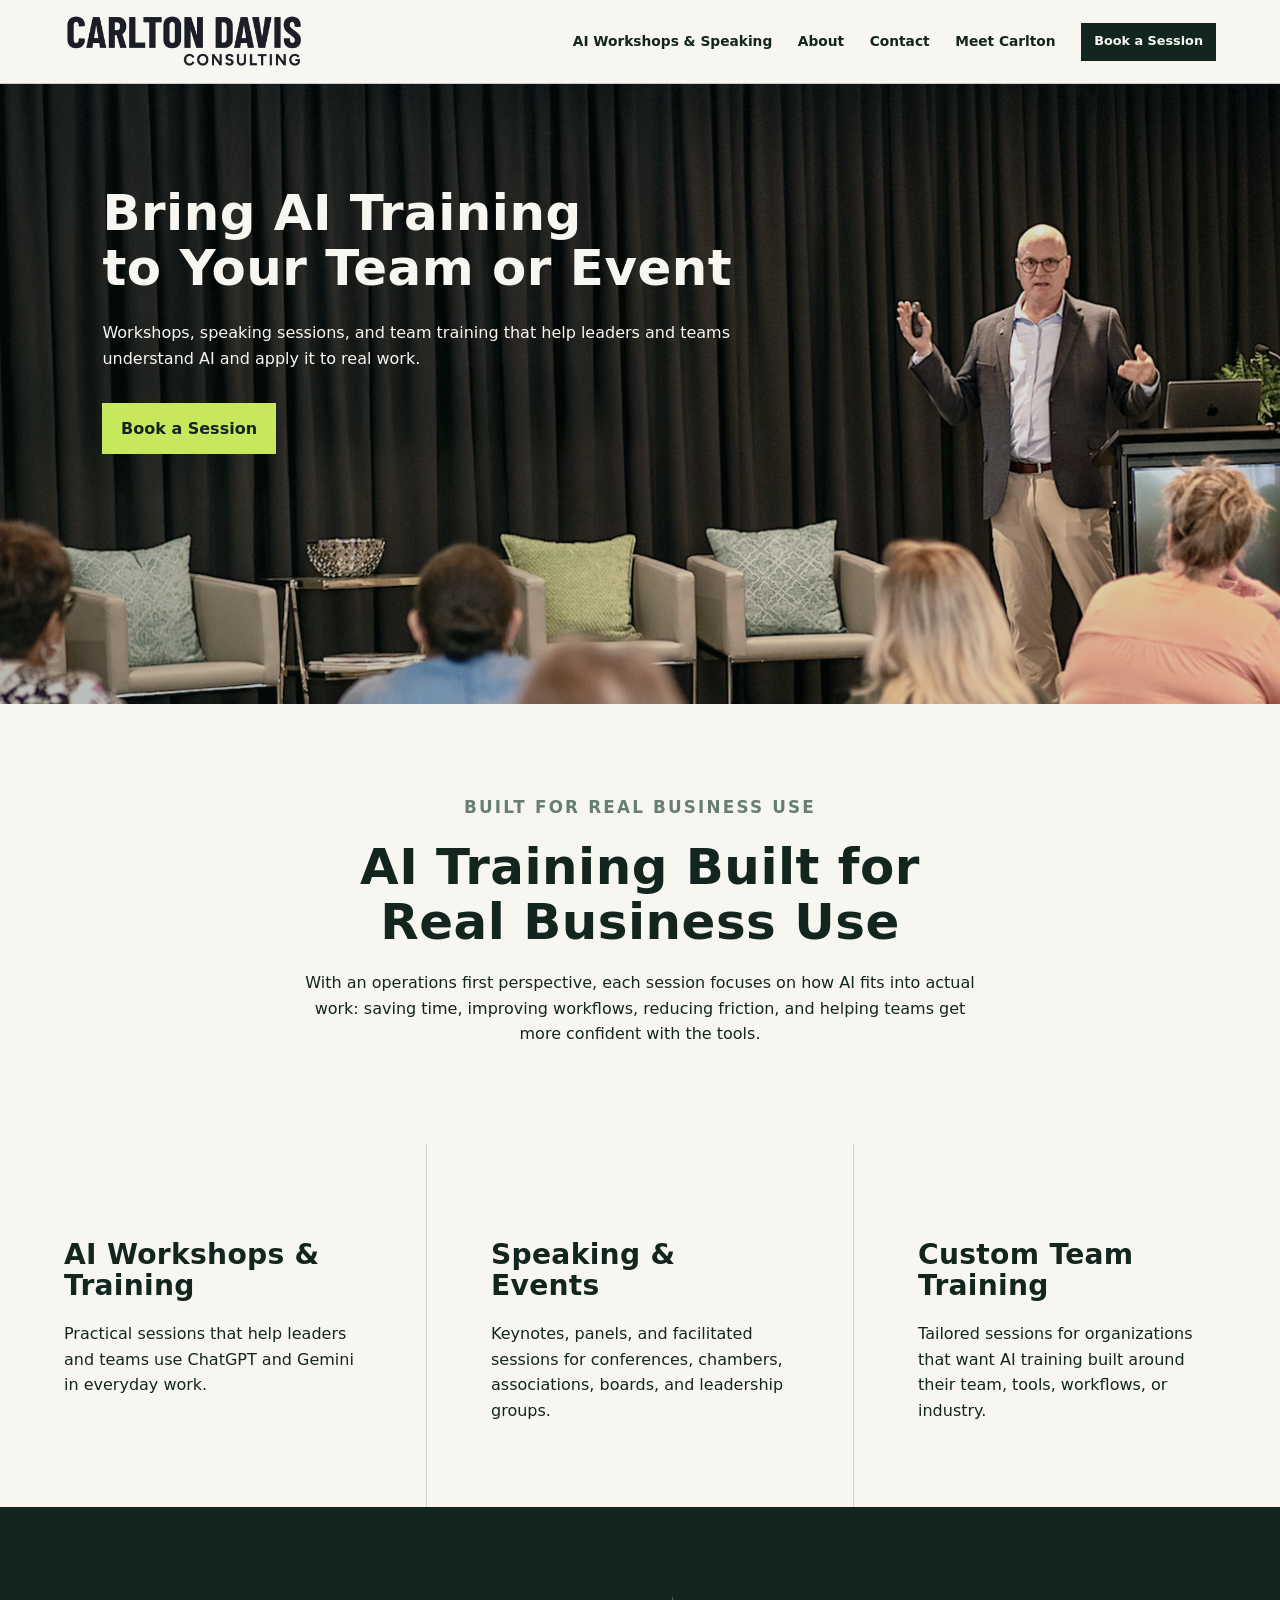
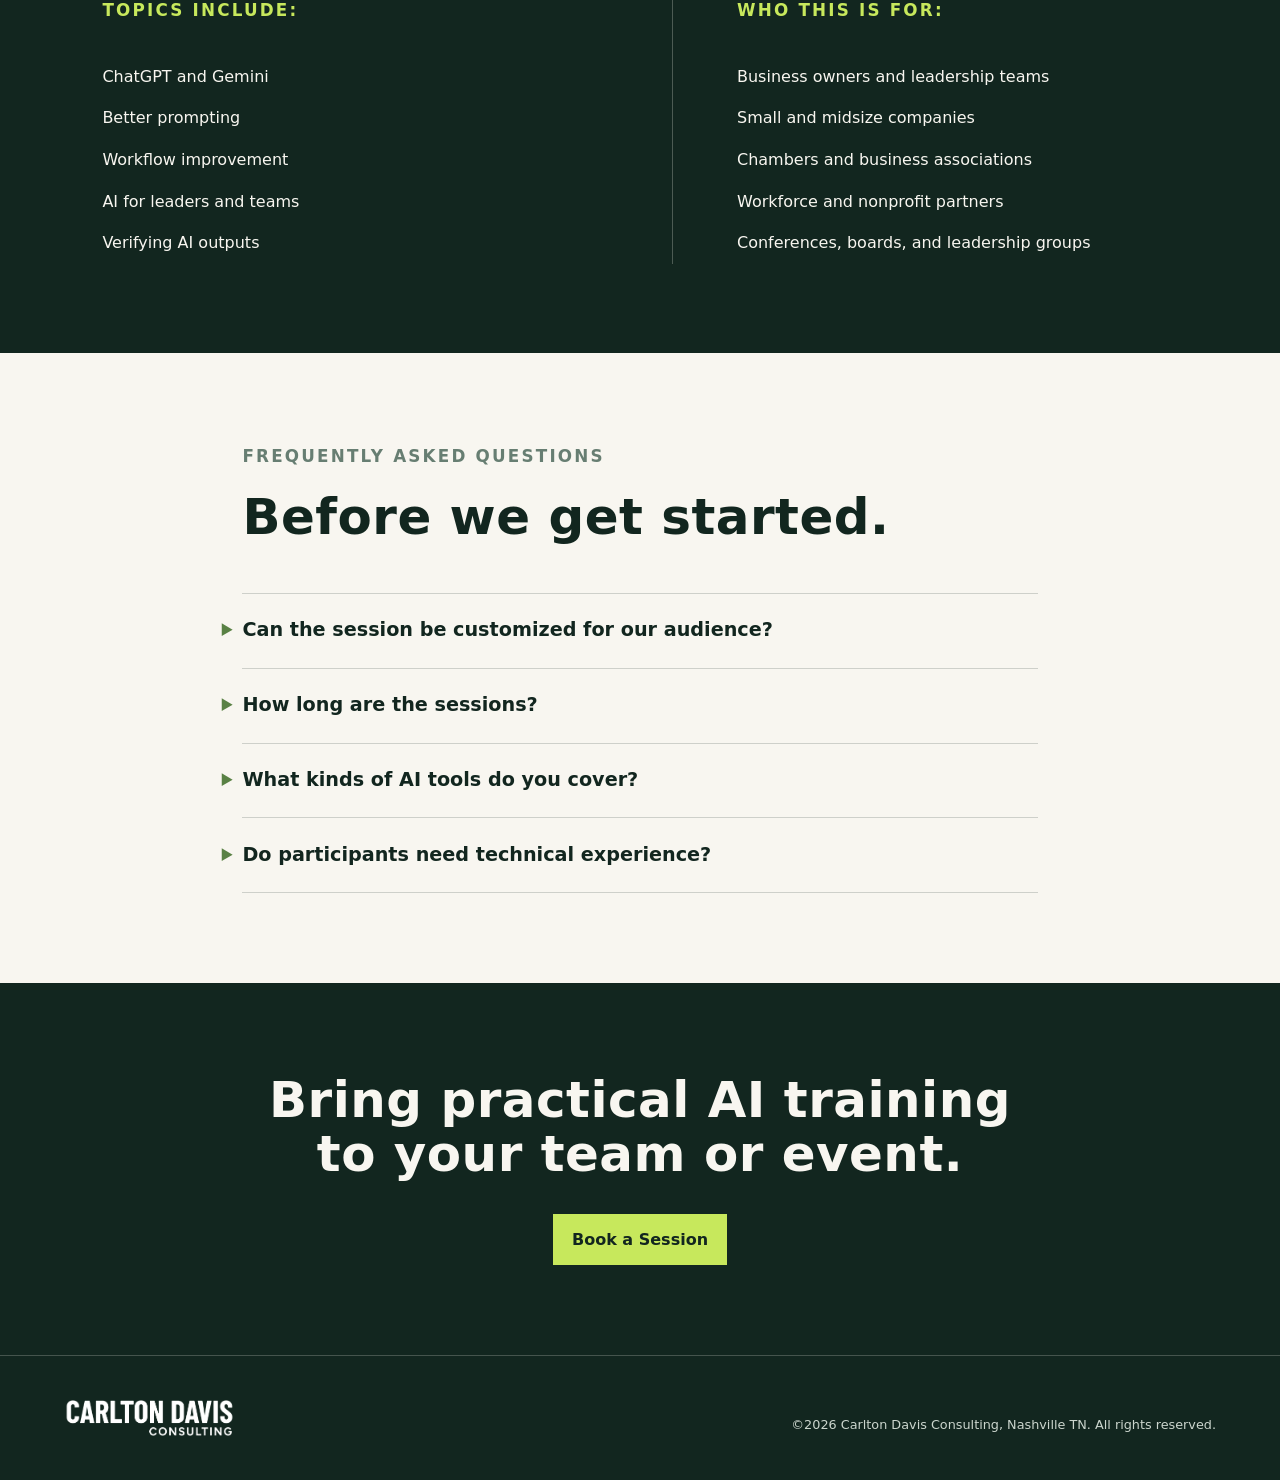
<file: ai-workshops-speaking/index.html>
<!doctype html>
<html lang="en"><head><meta charset="utf-8"><meta name="viewport" content="width=device-width, initial-scale=1"><meta name="description" content="Nashville based ChatGPT and Gemini workshops, speaking sessions, and team training for small and midsize business leaders and teams."><title>AI Workshops &amp; Speaking | Carlton Davis Consulting</title><link rel="canonical" href="https://www.carltondavisconsulting.com/ai-workshops-speaking/"><meta property="og:type" content="website"><meta property="og:title" content="AI Workshops &amp; Speaking | Carlton Davis Consulting"><meta property="og:description" content="Nashville based ChatGPT and Gemini training for teams, business events, and leadership groups."><meta property="og:image" content="https://www.carltondavisconsulting.com/assets/og-carlton-v3.jpg"><meta property="og:image:secure_url" content="https://www.carltondavisconsulting.com/assets/og-carlton-v3.jpg"><meta property="og:image:type" content="image/jpeg"><meta property="og:image:width" content="1200"><meta property="og:image:height" content="630"><meta property="og:image:alt" content="Carlton Davis Consulting logo above a business meeting."><meta name="twitter:card" content="summary_large_image"><meta name="twitter:title" content="AI Workshops &amp; Speaking | Carlton Davis Consulting"><meta name="twitter:description" content="Nashville based ChatGPT and Gemini training for teams, business events, and leadership groups."><meta name="twitter:image" content="https://www.carltondavisconsulting.com/assets/og-carlton-v3.jpg"><meta name="twitter:image:alt" content="Carlton Davis Consulting logo above a business meeting."><link rel="icon" type="image/png" href="../assets/favicon.png"><link rel="stylesheet" href="../assets/styles.css"><link rel="stylesheet" href="../assets/workshops-page.css"><script type="application/ld+json">{"@context":"https://schema.org","@type":"FAQPage","mainEntity":[{"@type":"Question","name":"Can the session be customized for our audience?","acceptedAnswer":{"@type":"Answer","text":"Yes. Workshops and training sessions can be shaped around your audience, industry, tools, and goals."}},{"@type":"Question","name":"How long are the sessions?","acceptedAnswer":{"@type":"Answer","text":"Typical formats include 60 minute presentations, 90 minute leadership sessions, 2 hour demonstrations, half day workshops and custom team training."}},{"@type":"Question","name":"What kinds of AI tools do you cover?","acceptedAnswer":{"@type":"Answer","text":"Sessions focus on practical business use of ChatGPT and Gemini."}},{"@type":"Question","name":"Do participants need technical experience?","acceptedAnswer":{"@type":"Answer","text":"No. Sessions are designed for business leaders and teams who want practical AI guidance without needing a technical background."}}]}</script></head><body><a class="skip-link" href="#main">Skip to content</a><header class="site-header"><a class="brand" href="/" aria-label="Carlton Davis Consulting home">Carlton Davis <span>Consulting</span></a><button class="menu-button" type="button" aria-expanded="false" aria-controls="site-nav">Menu</button><nav id="site-nav" class="site-nav" aria-label="Primary navigation"><a aria-current="page" href="./">AI Workshops &amp; Speaking</a><a href="/#about">About</a><a href="/#contact">Contact</a><a href="/#carlton">Meet Carlton</a><a class="button button-small" href="https://calendar.app.google/vsopyCJjrNw46KgU7" target="_blank" rel="noopener">Book a Session</a></nav></header><main id="main"><section class="page-hero"><img src="../assets/workshops-hero.jpg" width="1592" height="663" alt="Carlton Davis delivering a presentation on AI to an audience of small business owners" fetchpriority="high"><div><h1>Bring AI Training<br>to Your Team or Event</h1><p>Workshops, speaking sessions, and team training that help leaders and teams understand AI and apply it to real work.</p><a class="button button-light" href="https://calendar.app.google/vsopyCJjrNw46KgU7" target="_blank" rel="noopener">Book a Session</a></div></section><section class="section training-intro"><p class="eyebrow">Built for real business use</p><h2>AI Training Built for Real Business Use</h2><p>With an operations first perspective, each session focuses on how AI fits into actual work: saving time, improving workflows, reducing friction, and helping teams get more confident with the tools.</p></section><section class="section formats"><article><h3>AI Workshops &amp; Training</h3><p>Practical sessions that help leaders and teams use ChatGPT and Gemini in everyday work.</p></article><article><h3>Speaking &amp; Events</h3><p>Keynotes, panels, and facilitated sessions for conferences, chambers, associations, boards, and leadership groups.</p></article><article><h3>Custom Team Training</h3><p>Tailored sessions for organizations that want AI training built around their team, tools, workflows, or industry.</p></article></section><section class="section two-column section-dark"><div><p class="eyebrow">Topics include:</p><ul><li>ChatGPT and Gemini</li><li>Better prompting</li><li>Workflow improvement</li><li>AI for leaders and teams</li><li>Verifying AI outputs</li></ul></div><div><p class="eyebrow">Who this is for:</p><ul><li>Business owners and leadership teams</li><li>Small and midsize companies</li><li>Chambers and business associations</li><li>Workforce and nonprofit partners</li><li>Conferences, boards, and leadership groups</li></ul></div></section><section class="section faq"><p class="eyebrow">Frequently asked questions</p><h2>Before we get started.</h2><details><summary>Can the session be customized for our audience?</summary><p>Yes. Workshops and training sessions can be shaped around your audience, industry, tools, and goals.</p></details><details><summary>How long are the sessions?</summary><p>Typical formats include 60 minute presentations, 90 minute leadership sessions, 2 hour demonstrations, half day workshops and custom team training.</p></details><details><summary>What kinds of AI tools do you cover?</summary><p>Sessions focus on practical business use of ChatGPT and Gemini.</p></details><details><summary>Do participants need technical experience?</summary><p>No. Sessions are designed for business leaders and teams who want practical AI guidance without needing a technical background.</p></details></section><section class="section cta section-dark"><h2>Bring practical AI training to your team or event.</h2><a class="button button-light" href="https://calendar.app.google/vsopyCJjrNw46KgU7" target="_blank" rel="noopener">Book a Session</a></section></main><footer><a class="brand" href="/" aria-label="Carlton Davis Consulting home"><img class="footer-logo" src="../assets/cdc-logo-white.png" width="1700" height="350" alt="Carlton Davis Consulting"></a><p>©2026 Carlton Davis Consulting, Nashville TN. All rights reserved.</p></footer><script src="../assets/site.js"></script></body></html>
</file>
<file: assets/styles.css>
:root{--ink:#12261f;--paper:#f8f6f0;--cream:#eeeadf;--lime:#c7e85c;--coral:#f39b78;--muted:#66746e;--line:rgba(18,38,31,.18);--sans:Inter,ui-sans-serif,system-ui,-apple-system,BlinkMacSystemFont,"Segoe UI",sans-serif;--serif:Georgia,"Times New Roman",serif}*{box-sizing:border-box}html{scroll-behavior:smooth}body{margin:0;background:var(--paper);color:var(--ink);font:16px/1.6 var(--sans)}img{display:block;max-width:100%}a{color:inherit;text-underline-offset:.18em}.skip-link{position:absolute;left:1rem;top:-4rem;background:var(--lime);padding:.6rem 1rem;z-index:20}.skip-link:focus{top:1rem}.site-header{min-height:84px;padding:0 clamp(1.25rem,5vw,5rem);display:flex;align-items:center;justify-content:space-between;gap:2rem;background:var(--paper);border-bottom:1px solid var(--line);position:relative;z-index:5}.brand{font-size:1.1rem;font-weight:800;text-decoration:none;letter-spacing:-.03em;line-height:1.05}.brand span{display:block;font-weight:450}.site-nav{display:flex;align-items:center;gap:clamp(.8rem,2vw,1.8rem);font-size:.86rem;font-weight:650}.site-nav>a:not(.button){text-decoration:none}.site-nav>a:not(.button):hover,.site-nav>a:not(.button):focus-visible{color:#4a6948}.menu-button{display:none;background:none;border:1px solid var(--ink);padding:.5rem .7rem;font:inherit;font-weight:700}.button{display:inline-flex;align-items:center;justify-content:center;min-height:47px;padding:.72rem 1.1rem;border:1px solid var(--ink);background:var(--ink);color:var(--paper);font-weight:750;text-decoration:none;transition:transform .2s,background .2s}.button:hover,.button:focus-visible{background:#244a3c;transform:translateY(-2px)}.button-light{border-color:var(--lime);background:var(--lime);color:var(--ink)}.button-light:hover,.button-light:focus-visible{background:#dcf28c}.button-small{min-height:38px;padding:.45rem .75rem;font-size:.8rem}.section{padding:clamp(4.5rem,9vw,9rem) clamp(1.25rem,8vw,11rem)}.section-dark{background:var(--ink);color:var(--paper)}.eyebrow{text-transform:uppercase;letter-spacing:.13em;font-size:.72rem;font-weight:800;margin:0 0 1.25rem;color:#677e72}.section-dark .eyebrow{color:var(--lime)}h1,h2,h3{line-height:.98;letter-spacing:-.055em;margin:0;font-weight:800}h1,h2{font-size:clamp(2.65rem,6vw,6.15rem)}h2{font-size:clamp(2.15rem,4.1vw,4.6rem)}h3{font-size:clamp(1.45rem,2.2vw,2.45rem)}p{margin:0 0 1.25rem}.hero{padding:clamp(3rem,7vw,8rem) clamp(1.25rem,8vw,11rem);display:grid;grid-template-columns:minmax(0,1fr) minmax(280px,.84fr);gap:clamp(2rem,7vw,8rem);align-items:end;min-height:680px}.hero-copy{position:relative;z-index:1}.hero h1{max-width:9ch}.hero-lede{font-size:clamp(1.1rem,1.6vw,1.45rem);max-width:34rem;margin:2rem 0}.hero-image{align-self:stretch;object-fit:cover;min-height:420px;max-height:650px;border-radius:0 5rem 0 0}.split{display:grid;grid-template-columns:minmax(260px,.85fr) minmax(0,1.1fr);gap:clamp(2rem,8vw,9rem);align-items:start}.split>img{width:100%;aspect-ratio:1.1;object-fit:cover}.intro>img{aspect-ratio:1.1;object-position:center}.split>div{max-width:52rem}.split p{font-size:1.05rem}.text-link{font-weight:800;text-decoration:none;border-bottom:2px solid var(--lime);padding-bottom:.25rem}.quote{margin:0;padding:clamp(3.5rem,8vw,8rem) clamp(1.25rem,14vw,16rem);font:clamp(1.65rem,3.1vw,3.5rem)/1.12 var(--serif);text-align:center}.quote-light{background:var(--coral);color:var(--ink)}.section-heading{max-width:55rem;margin-bottom:3rem}.service-list{border-top:1px solid var(--line)}.service-list article{display:grid;grid-template-columns:7rem minmax(10rem,1fr) minmax(13rem,1.2fr) minmax(14rem,1.5fr);gap:1.5rem;padding:2.25rem 0;border-bottom:1px solid var(--line)}.service-list article>span{font-weight:800;color:#6e8879}.service-list p{font-size:.95rem}.service-list .service-tagline{font-weight:750;font-size:1.1rem}.service-list .text-link{align-self:start;width:max-content}.contact-section{display:grid;grid-template-columns:1fr minmax(280px,.8fr);gap:clamp(2rem,8vw,8rem)}.contact-section>div{max-width:43rem}.contact-form{display:grid;gap:1rem}.contact-form label{font-size:.84rem;font-weight:800}.contact-form input,.contact-form textarea{display:block;width:100%;margin-top:.35rem;padding:.8rem;border:1px solid rgba(248,246,240,.55);background:transparent;color:var(--paper);font:inherit}.contact-form textarea{resize:vertical}.contact-form .button{justify-self:start}.bio>img{border-radius:50%}.media{background:var(--cream)}.media-grid{display:grid;grid-template-columns:1fr 1fr;gap:1.4rem}.media-grid a{background:var(--paper);text-decoration:none;font-weight:800}.media-grid img{width:100%;aspect-ratio:1.4;object-fit:cover}.media-grid span{display:flex;justify-content:space-between;gap:1rem;padding:1.2rem}.media-grid b{color:#4d7b4d}.insights{display:grid;grid-template-columns:.9fr 1.1fr;gap:3rem;align-items:center}.gallery{display:grid;grid-template-columns:1.05fr .95fr;gap:1rem}.gallery img{width:100%;height:300px;object-fit:cover}.gallery img:last-child{object-position:center 30%}footer{padding:2.8rem clamp(1.25rem,5vw,5rem);display:flex;justify-content:space-between;align-items:end;gap:2rem;background:var(--ink);color:var(--paper);border-top:1px solid rgba(248,246,240,.22)}footer p{font-size:.8rem;margin:0;color:#cbd5cd}.page-hero{position:relative;min-height:620px;color:var(--paper);display:grid;place-items:end start;padding:clamp(3rem,7vw,8rem) clamp(1.25rem,8vw,11rem);overflow:hidden}.page-hero:after{content:"";position:absolute;inset:0;background:linear-gradient(90deg,rgba(10,28,22,.88),rgba(10,28,22,.35))}.page-hero>img{position:absolute;inset:0;width:100%;height:100%;object-fit:cover}.page-hero>div{position:relative;z-index:1;max-width:800px}.page-hero h1{margin-bottom:1.5rem}.page-hero p:not(.eyebrow){font-size:1.15rem;max-width:44rem;margin-bottom:2rem}.training-intro{max-width:900px;margin:auto;text-align:center}.training-intro>p:last-child{font-size:1.15rem;margin-top:2rem}.formats{display:grid;grid-template-columns:repeat(3,1fr);gap:1px;padding:0;background:var(--line)}.formats article{padding:clamp(2.5rem,5vw,5rem);background:var(--paper)}.formats span{color:#63874d;font-weight:850}.formats h3{margin:2rem 0 1.2rem}.two-column{display:grid;grid-template-columns:1fr 1fr;gap:4rem}.two-column ul{list-style:none;padding:0;margin:2rem 0 0}.two-column li{padding:1rem 0;border-top:1px solid rgba(248,246,240,.25);font-size:1.15rem}.faq{max-width:1000px;margin:auto}.faq h2{margin-bottom:3rem}.faq details{border-top:1px solid var(--line);padding:1.35rem 0}.faq details:last-child{border-bottom:1px solid var(--line)}.faq summary{cursor:pointer;font-weight:800;font-size:1.2rem;list-style-position:outside}.faq summary::marker{color:#598144}.faq details p{max-width:700px;margin:1rem 0 0}.cta{text-align:center}.cta h2{max-width:800px;margin:0 auto 2rem}.sr-only{position:absolute;width:1px;height:1px;padding:0;margin:-1px;overflow:hidden;clip:rect(0,0,0,0);white-space:nowrap;border:0}@media(max-width:900px){.site-header{min-height:72px}.menu-button{display:block}.site-nav{display:none;position:absolute;top:100%;left:0;right:0;padding:1rem 1.25rem 1.5rem;background:var(--paper);border-bottom:1px solid var(--line);align-items:stretch;gap:1rem}.site-nav.is-open{display:flex;flex-direction:column}.site-nav .button{width:max-content}.hero{grid-template-columns:1fr;min-height:auto}.hero-image{max-height:450px;min-height:300px}.service-list article{grid-template-columns:4rem 1fr;gap:.7rem 1.5rem}.service-list article>p,.service-list article>a{grid-column:2}.contact-section,.insights{grid-template-columns:1fr}.split{gap:2.5rem}.media-grid{grid-template-columns:1fr}.two-column{gap:2.5rem}}@media(max-width:650px){h1{font-size:clamp(2.6rem,13vw,4rem)}.section{padding:4.25rem 1.25rem}.split{grid-template-columns:1fr}.split>img{max-width:440px}.quote{padding:4rem 1.25rem}.service-list article{display:block;padding:2rem 0}.service-list article>span{display:block;margin-bottom:1.2rem}.formats{grid-template-columns:1fr}.two-column{grid-template-columns:1fr}.two-column li{font-size:1rem}.gallery{grid-template-columns:1fr 1fr}.gallery img{height:220px}footer{align-items:start;flex-direction:column}.page-hero{min-height:560px;padding:3rem 1.25rem}.page-hero h1{font-size:clamp(2.5rem,12vw,3.6rem)}}@media(prefers-reduced-motion:reduce){html{scroll-behavior:auto}.button{transition:none}}
</file>
<file: assets/workshops-page.css>
@import url("matched-headlines.css?v=1");

.page-hero > img {
  transform: scaleX(-1);
}

.page-hero::after {
  background: linear-gradient(90deg, rgba(10, 28, 22, .293), rgba(10, 28, 22, .117));
}

.page-hero > div {
  align-self: start;
  margin-top: clamp(.5rem, 1vw, 1rem);
}

.section {
  padding-top: clamp(3.75rem, 7vw, 7rem);
  padding-bottom: clamp(3.75rem, 7vw, 7rem);
}

.formats {
  padding: 0 !important;
}

.page-hero h1,
.training-intro h2,
.faq h2,
.formats h3 {
  letter-spacing: .01em;
  line-height: 1.1;
}

.page-hero h1 {
  font-size: clamp(2rem, 3.9vw, 4.4rem);
}

.cta h2 {
  letter-spacing: .01em;
  line-height: 1.1;
}

.training-intro h2,
.faq h2,
.cta h2 {
  font-size: clamp(2rem, 3.9vw, 4.4rem);
}

.training-intro h2,
.cta h2 {
  letter-spacing: .01em !important;
  line-height: 1.1 !important;
}

.training-intro {
  padding-bottom: clamp(3rem, 6vw, 6rem);
}

/* Match the home page's large-heading spacing. */
.training-intro h2 {
  margin-bottom: 1.25rem;
}

.training-intro > p:last-child {
  margin-top: 0;
}

/* Keep all workshop-page body copy on the same reading scale. */
main p:not(.eyebrow),
main .two-column li {
  font-size: 1rem !important;
  letter-spacing: normal !important;
}

.training-intro .eyebrow,
.faq .eyebrow,
.two-column .eyebrow {
  font-size: 1.05rem;
}

.two-column li {
  border-top: 0;
  padding: .5rem 0;
}

.two-column > div + div {
  border-left: 1px solid rgba(248, 246, 240, .25);
  padding-left: clamp(2rem, 5vw, 5rem);
}

footer .footer-logo {
  width: auto;
  height: 2.2rem;
}

@media (max-width: 650px) {
  .two-column > div + div {
    border-left: 0;
    padding-left: 0;
  }
}
</file>
